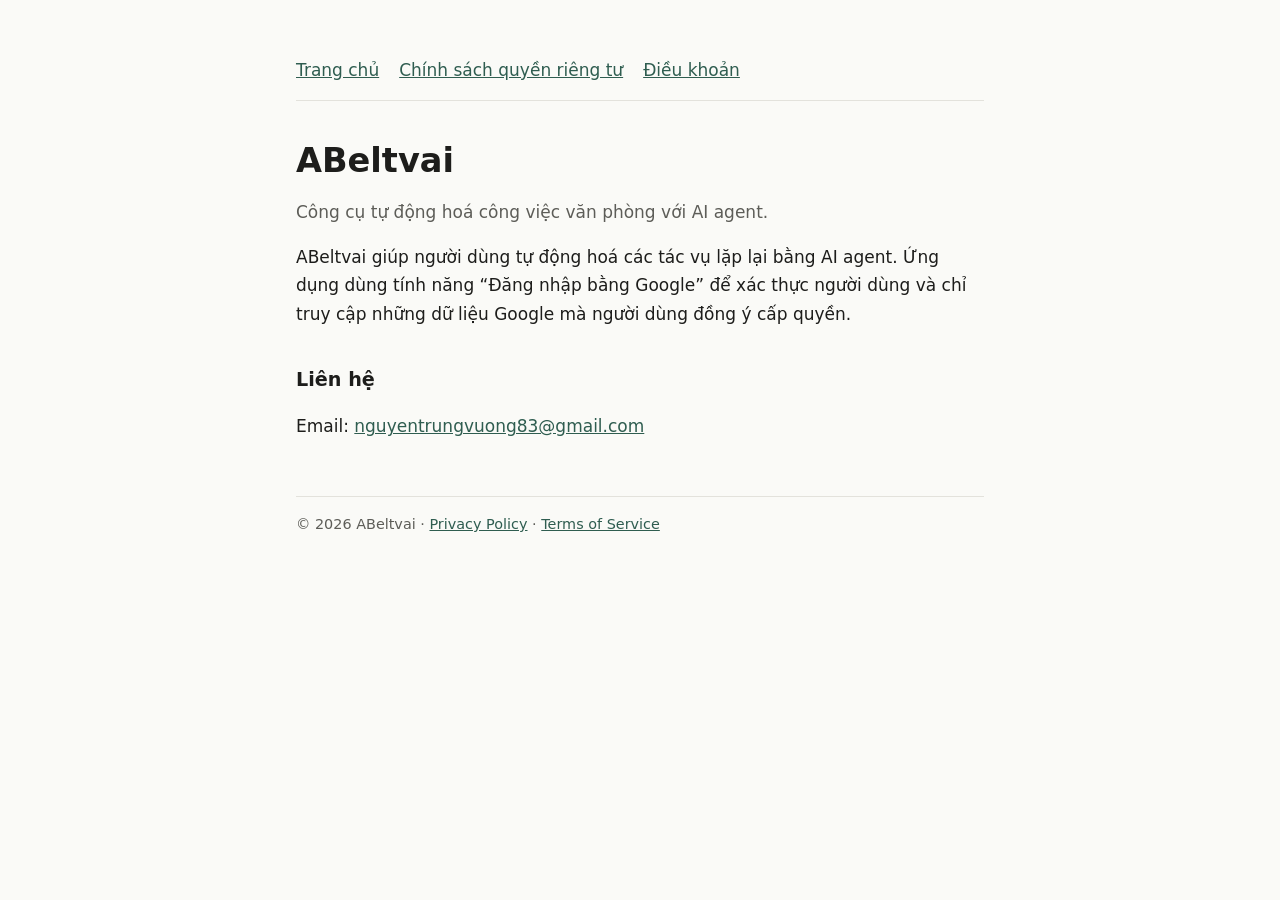
<file: index.html>
<!doctype html><html lang="vi"><head><meta charset="utf-8"><meta name="viewport" content="width=device-width,initial-scale=1">
<title>ABeltvai</title><link rel="stylesheet" href="style.css"></head><body><main>
<nav><a href="index.html">Trang chủ</a><a href="privacy.html">Chính sách quyền riêng tư</a><a href="terms.html">Điều khoản</a></nav>
<h1>ABeltvai</h1>
<p class="muted">Công cụ tự động hoá công việc văn phòng với AI agent.</p>
<p>ABeltvai giúp người dùng tự động hoá các tác vụ lặp lại bằng AI agent. Ứng dụng dùng tính năng “Đăng nhập bằng Google” để xác thực người dùng và chỉ truy cập những dữ liệu Google mà người dùng đồng ý cấp quyền.</p>
<h2>Liên hệ</h2>
<p>Email: <a href="mailto:nguyentrungvuong83@gmail.com">nguyentrungvuong83@gmail.com</a></p>
<footer>© 2026 ABeltvai · <a href="privacy.html">Privacy Policy</a> · <a href="terms.html">Terms of Service</a></footer>
</main></body></html>
</file>
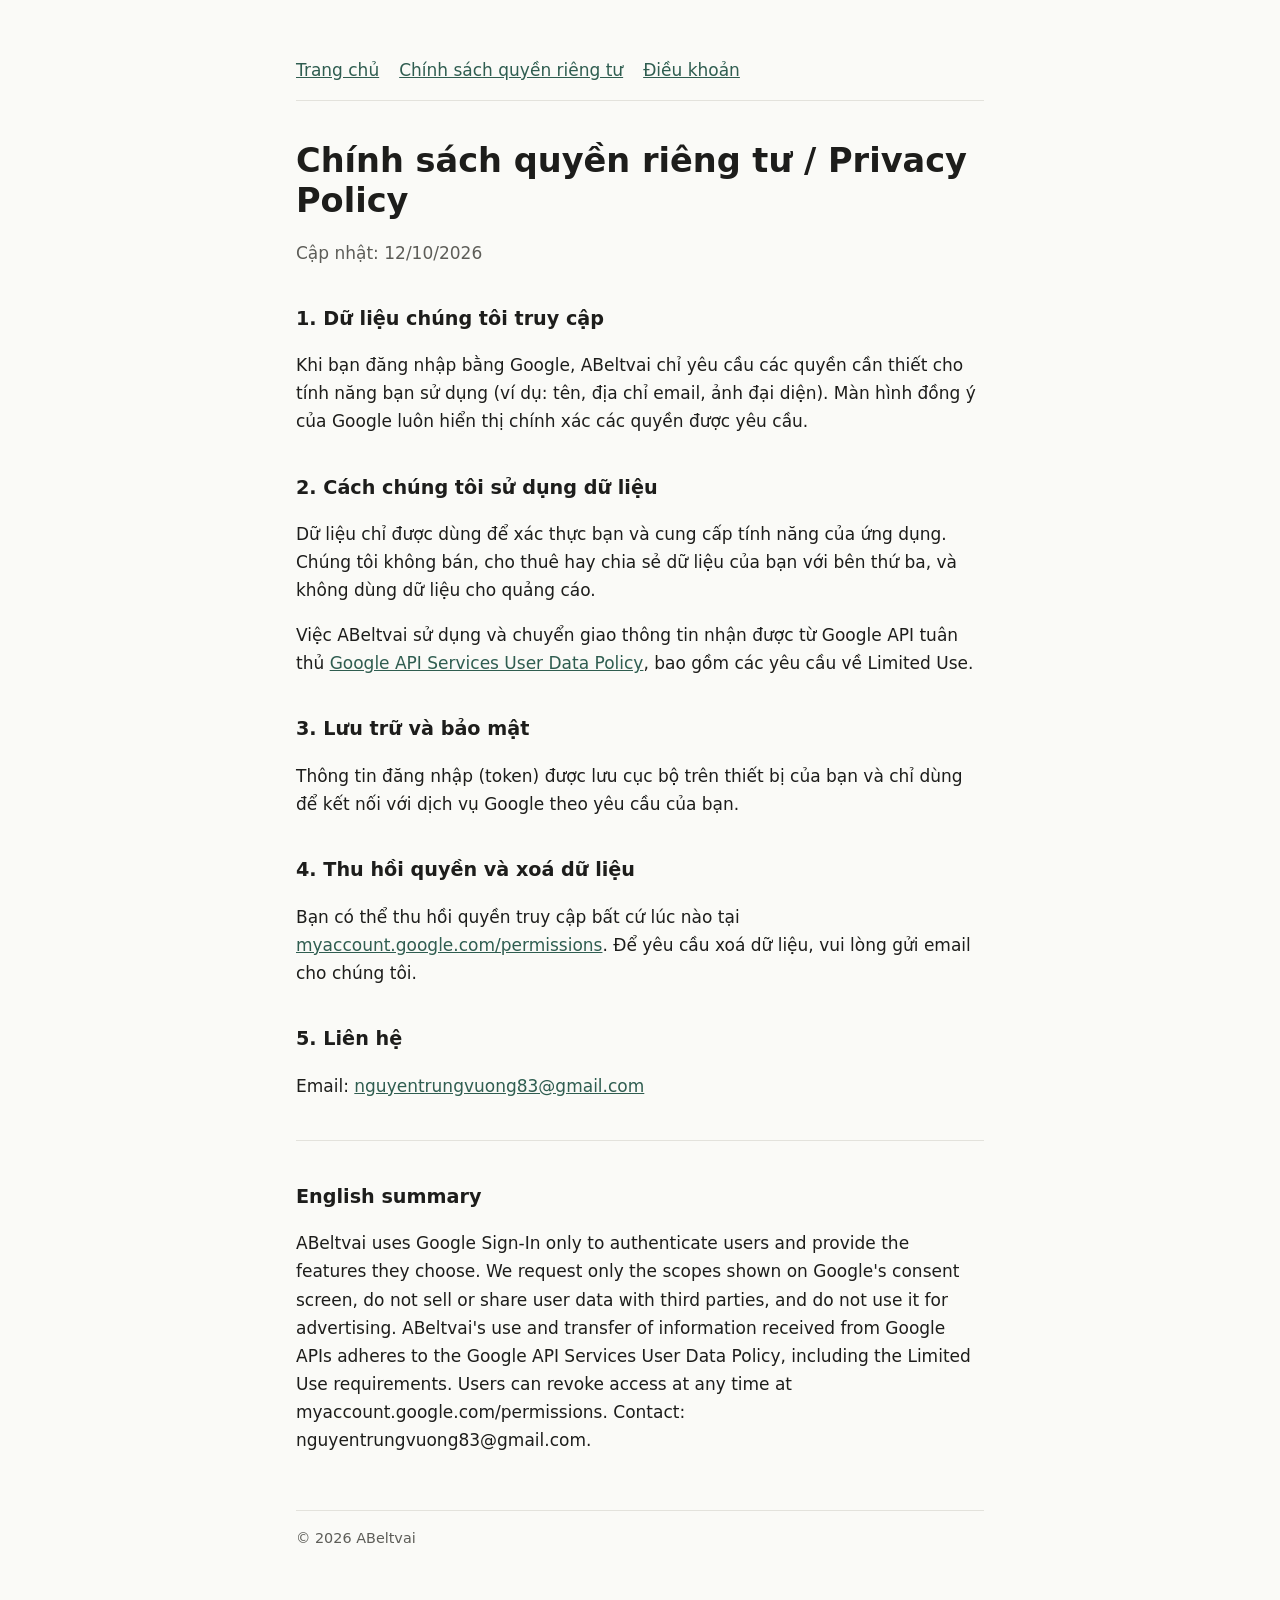
<file: privacy.html>
<!doctype html><html lang="vi"><head><meta charset="utf-8"><meta name="viewport" content="width=device-width,initial-scale=1">
<title>Privacy Policy – ABeltvai</title><link rel="stylesheet" href="style.css"></head><body><main>
<nav><a href="index.html">Trang chủ</a><a href="privacy.html">Chính sách quyền riêng tư</a><a href="terms.html">Điều khoản</a></nav>
<h1>Chính sách quyền riêng tư / Privacy Policy</h1>
<p class="muted">Cập nhật: 12/10/2026</p>
<h2>1. Dữ liệu chúng tôi truy cập</h2>
<p>Khi bạn đăng nhập bằng Google, ABeltvai chỉ yêu cầu các quyền cần thiết cho tính năng bạn sử dụng (ví dụ: tên, địa chỉ email, ảnh đại diện). Màn hình đồng ý của Google luôn hiển thị chính xác các quyền được yêu cầu.</p>
<h2>2. Cách chúng tôi sử dụng dữ liệu</h2>
<p>Dữ liệu chỉ được dùng để xác thực bạn và cung cấp tính năng của ứng dụng. Chúng tôi không bán, cho thuê hay chia sẻ dữ liệu của bạn với bên thứ ba, và không dùng dữ liệu cho quảng cáo.</p>
<p>Việc ABeltvai sử dụng và chuyển giao thông tin nhận được từ Google API tuân thủ <a href="https://developers.google.com/terms/api-services-user-data-policy">Google API Services User Data Policy</a>, bao gồm các yêu cầu về Limited Use.</p>
<h2>3. Lưu trữ và bảo mật</h2>
<p>Thông tin đăng nhập (token) được lưu cục bộ trên thiết bị của bạn và chỉ dùng để kết nối với dịch vụ Google theo yêu cầu của bạn.</p>
<h2>4. Thu hồi quyền và xoá dữ liệu</h2>
<p>Bạn có thể thu hồi quyền truy cập bất cứ lúc nào tại <a href="https://myaccount.google.com/permissions">myaccount.google.com/permissions</a>. Để yêu cầu xoá dữ liệu, vui lòng gửi email cho chúng tôi.</p>
<h2>5. Liên hệ</h2>
<p>Email: <a href="mailto:nguyentrungvuong83@gmail.com">nguyentrungvuong83@gmail.com</a></p>
<hr style="border:0;border-top:1px solid var(--line);margin:40px 0">
<h2>English summary</h2>
<p>ABeltvai uses Google Sign-In only to authenticate users and provide the features they choose. We request only the scopes shown on Google's consent screen, do not sell or share user data with third parties, and do not use it for advertising. ABeltvai's use and transfer of information received from Google APIs adheres to the Google API Services User Data Policy, including the Limited Use requirements. Users can revoke access at any time at myaccount.google.com/permissions. Contact: nguyentrungvuong83@gmail.com.</p>
<footer>© 2026 ABeltvai</footer>
</main></body></html>
</file>
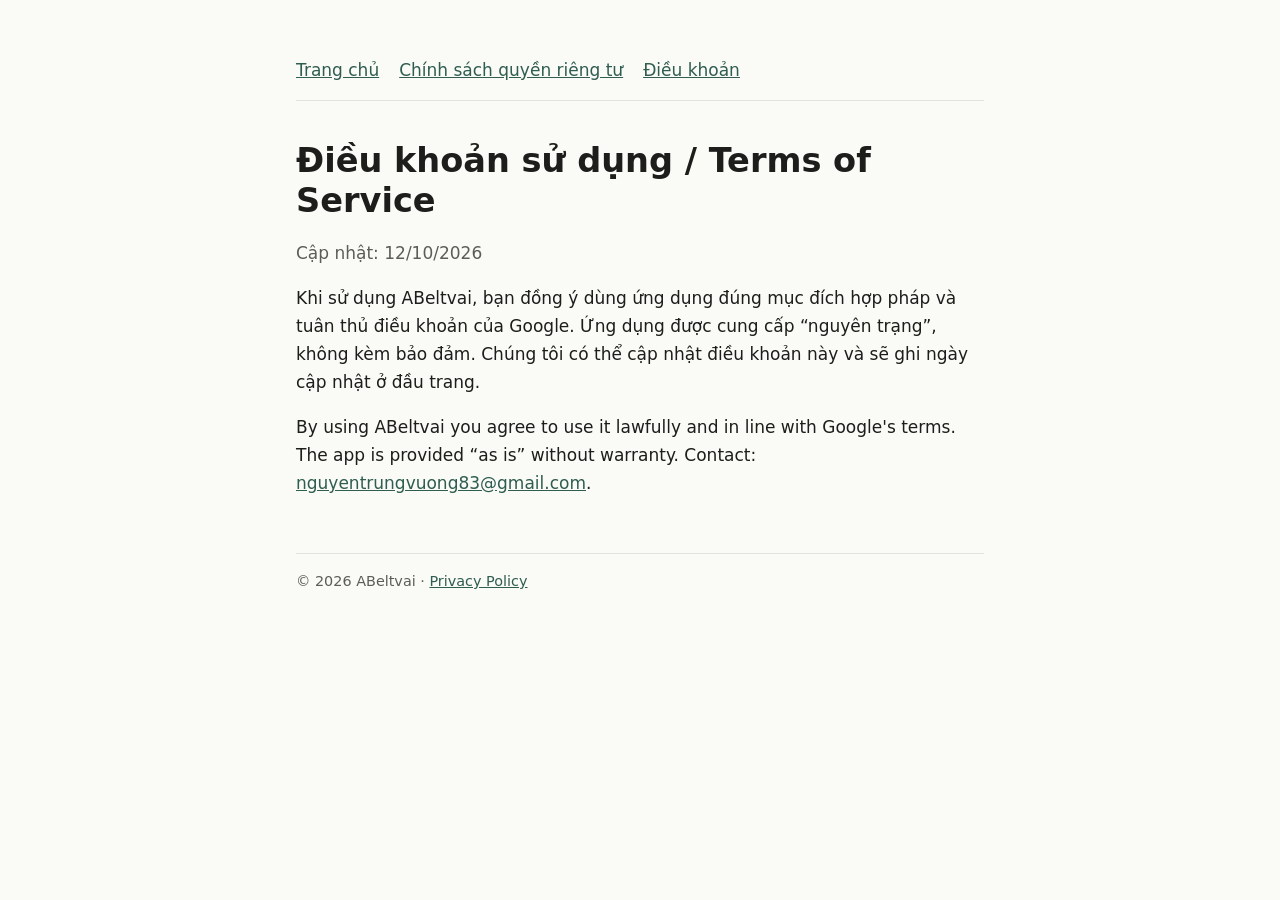
<file: terms.html>
<!doctype html><html lang="vi"><head><meta charset="utf-8"><meta name="viewport" content="width=device-width,initial-scale=1">
<title>Terms of Service – ABeltvai</title><link rel="stylesheet" href="style.css"></head><body><main>
<nav><a href="index.html">Trang chủ</a><a href="privacy.html">Chính sách quyền riêng tư</a><a href="terms.html">Điều khoản</a></nav>
<h1>Điều khoản sử dụng / Terms of Service</h1>
<p class="muted">Cập nhật: 12/10/2026</p>
<p>Khi sử dụng ABeltvai, bạn đồng ý dùng ứng dụng đúng mục đích hợp pháp và tuân thủ điều khoản của Google. Ứng dụng được cung cấp “nguyên trạng”, không kèm bảo đảm. Chúng tôi có thể cập nhật điều khoản này và sẽ ghi ngày cập nhật ở đầu trang.</p>
<p>By using ABeltvai you agree to use it lawfully and in line with Google's terms. The app is provided “as is” without warranty. Contact: <a href="mailto:nguyentrungvuong83@gmail.com">nguyentrungvuong83@gmail.com</a>.</p>
<footer>© 2026 ABeltvai · <a href="privacy.html">Privacy Policy</a></footer>
</main></body></html>
</file>
<file: style.css>
:root{--bg:#fafaf7;--fg:#1d1d1b;--muted:#5d5d58;--accent:#2f5d50;--line:#e3e2dc}
@media (prefers-color-scheme:dark){:root{--bg:#161615;--fg:#ecebe6;--muted:#a3a29b;--accent:#8cc4b0;--line:#2c2c2a}}
*{box-sizing:border-box}body{margin:0;background:var(--bg);color:var(--fg);font:17px/1.65 system-ui,-apple-system,"Segoe UI",Roboto,sans-serif}
main{max-width:720px;margin:0 auto;padding:56px 16px 80px}h1{font-size:2.1rem;line-height:1.2;margin:0 0 8px}
h2{font-size:1.2rem;margin:36px 0 8px}p,li{color:var(--fg)}.muted{color:var(--muted)}a{color:var(--accent)}
nav{display:flex;gap:20px;border-bottom:1px solid var(--line);padding-bottom:16px;margin-bottom:40px}
footer{margin-top:56px;padding-top:16px;border-top:1px solid var(--line);font-size:.9rem;color:var(--muted)}
</file>
